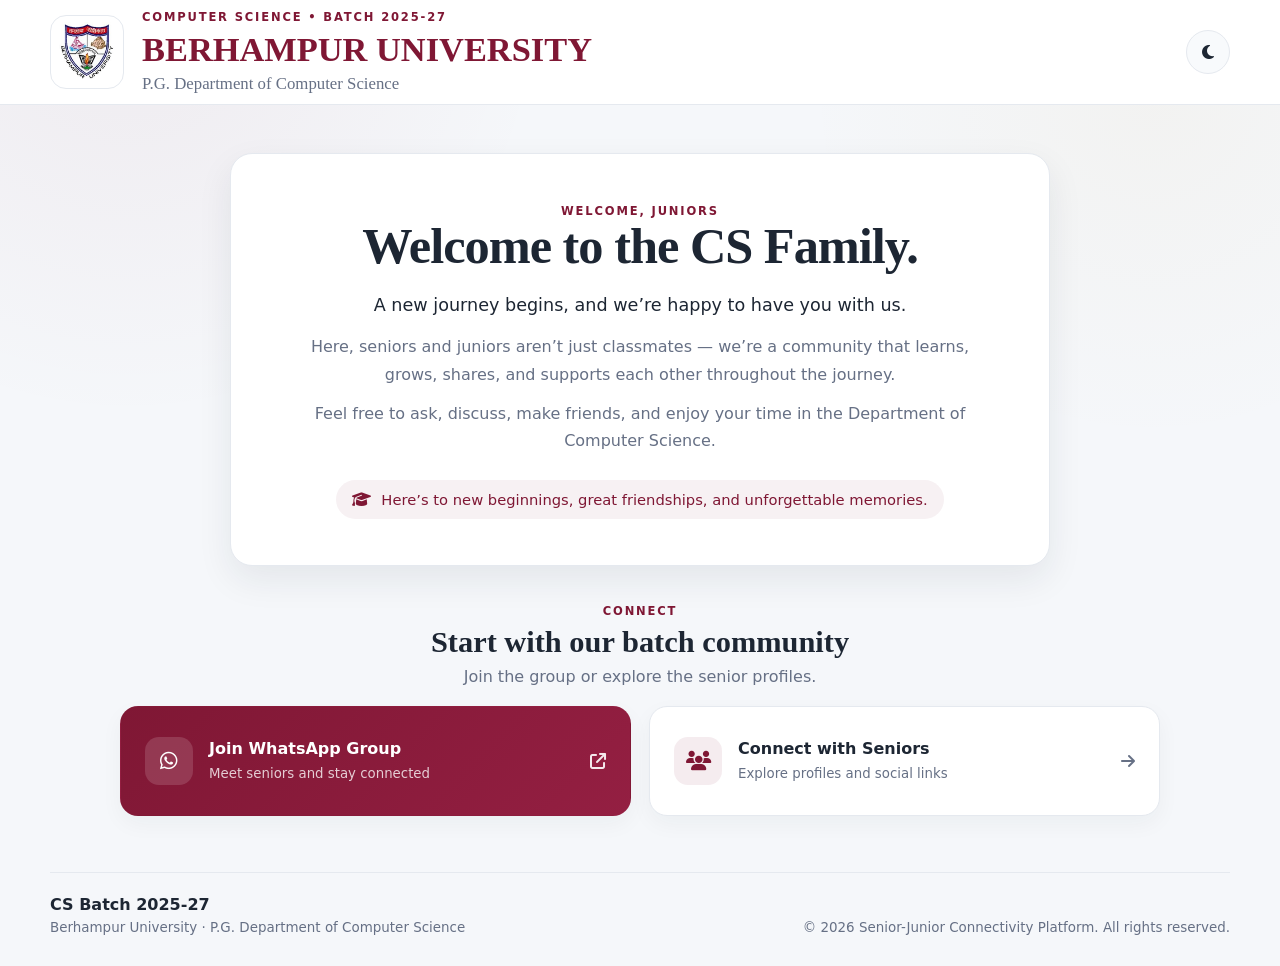
<file: index.html>
<!DOCTYPE html>
<html lang="en">
<head>
  <meta charset="UTF-8">
  <meta name="viewport" content="width=device-width, initial-scale=1.0">
  <meta name="description" content="Berhampur University Computer Science Batch 2025-27 senior-junior connectivity platform">
  <title>CS BATCH 2025-27</title>
  <link rel="stylesheet" href="style.css">
  <link rel="stylesheet" href="https://cdnjs.cloudflare.com/ajax/libs/font-awesome/6.5.0/css/all.min.css">
  <script src="scripts.js" defer></script>
</head>

<body>

  <header class="site-header">
    <div class="header-inner">
      <div class="brand">
        <img src="images/bu logo.jpeg" alt="Berhampur University Logo" class="university-logo">
        <div class="header-text">
          <p class="eyebrow">COMPUTER SCIENCE • BATCH 2025-27</p>
          <h1>BERHAMPUR UNIVERSITY</h1>
          <h2>P.G. Department of Computer Science</h2>
        </div>
      </div>  
      <div class="buttons">
    <button id="darkToggle" class="icon-btn" type="button" aria-label="Toggle dark mode">
      <i class="fas fa-moon" aria-hidden="true"></i>
    </button>
  </div>
  </header>

  <!-- Welcome Junior Message -->

  <main>
    <section class="hero-section" aria-labelledby="welcome-title">
      <div class="hero-copy">
        <span class="section-label">WELCOME, JUNIORS</span>

        <h3 id="welcome-title">Welcome to the CS Family.</h3>

        <p class="hero-lead">
          A new journey begins, and we’re happy to have you with us.
        </p>

        <p>
          Here, seniors and juniors aren’t just classmates — we’re a community
          that learns, grows, shares, and supports each other throughout the journey.
        </p>

        <p>
          Feel free to ask, discuss, make friends, and enjoy your time in the
          Department of Computer Science.
        </p>

        <div class="welcome-note">
          <i class="fa-solid fa-graduation-cap" aria-hidden="true"></i>
          <span>Here’s to new beginnings, great friendships, and unforgettable memories.</span>
        </div>
      </div>
    </section>

    <section class="action-section" aria-label="Quick actions">
      <div class="action-heading">
        <p class="section-label">CONNECT</p>
        <h3>Start with our batch community</h3>
        <p>Join the group or explore the senior profiles.</p>
      </div>

      <div class="action-grid">
        <a
          class="action-card primary"
          href="https://chat.whatsapp.com/CHR27G2iHUg1rWMPDiVvtr"
          target="_blank"
          rel="noopener noreferrer"
        >
          <span class="action-icon">
            <i class="fab fa-whatsapp" aria-hidden="true"></i>
          </span>
          <span class="action-content">
            <strong>Join WhatsApp Group</strong>
            <small>Meet seniors and stay connected</small>
          </span>
          <i class="fas fa-arrow-up-right-from-square action-arrow" aria-hidden="true"></i>
        </a>

        <a class="action-card" href="profiles/profiles.html">
          <span class="action-icon">
            <i class="fas fa-users" aria-hidden="true"></i>
          </span>
          <span class="action-content">
            <strong>Connect with Seniors</strong>
            <small>Explore profiles and social links</small>
          </span>
          <i class="fas fa-arrow-right action-arrow" aria-hidden="true"></i>
        </a>
      </div>
    </section>
  </main>

  <footer class="site-footer">
    <div>
      <strong>CS Batch 2025-27</strong>
      <span>Berhampur University · P.G. Department of Computer Science</span>
    </div>
    <p>&copy; 2026 Senior-Junior Connectivity Platform. All rights reserved.</p>
  </footer>
</body>

</html>
</file>
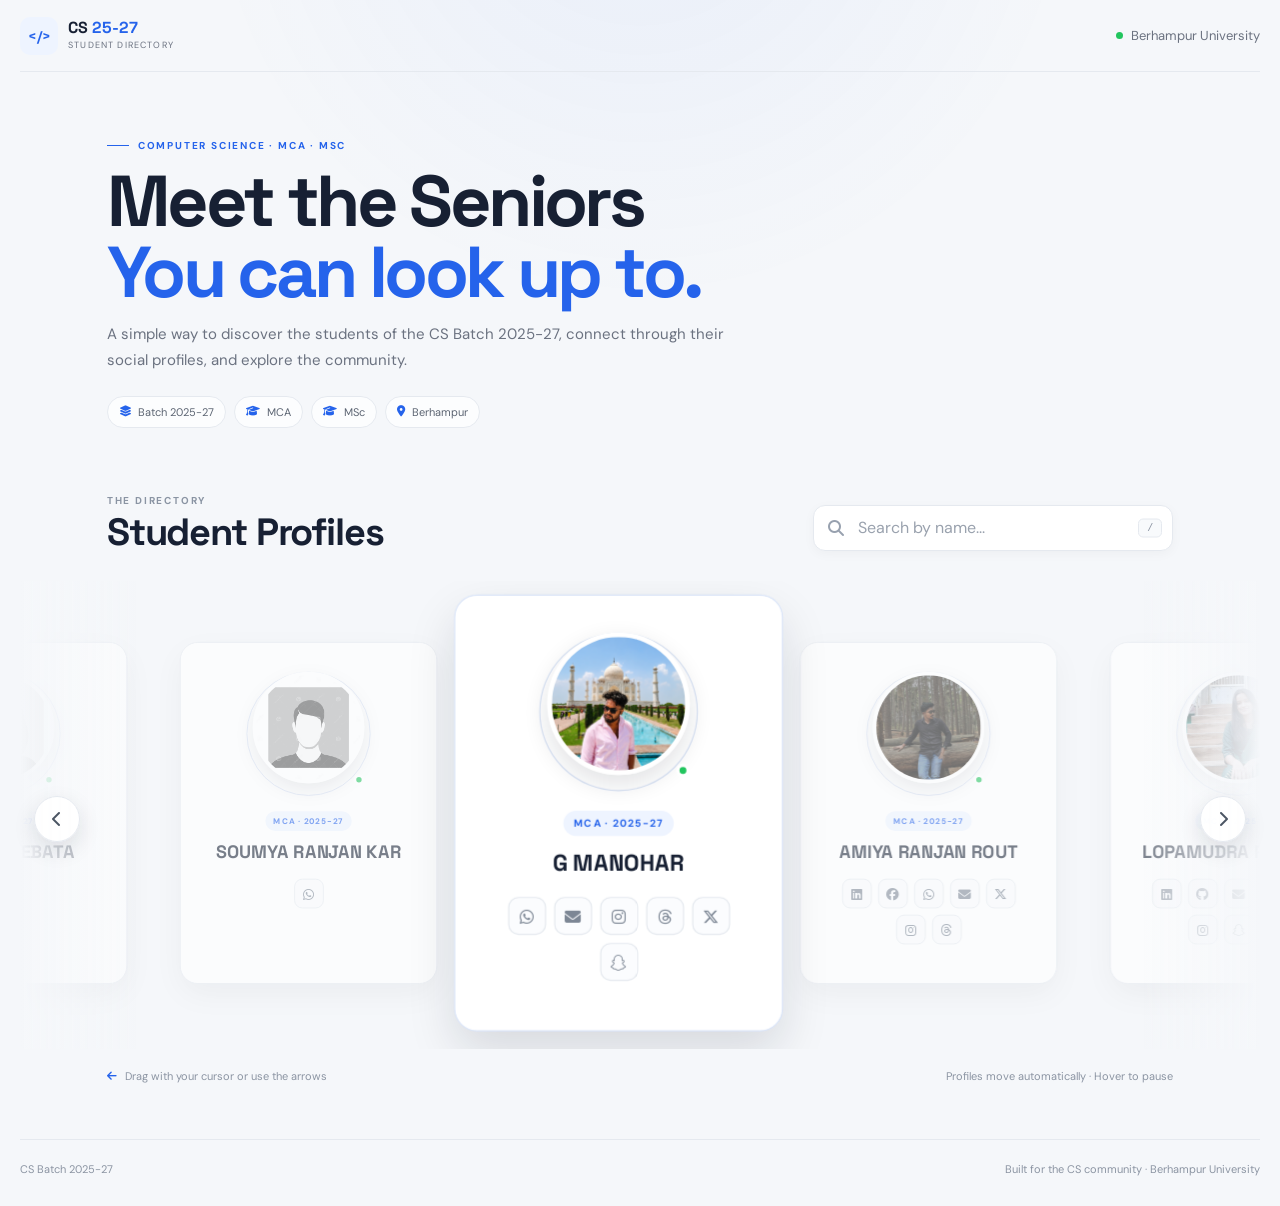
<file: profiles/profiles.html>
<!DOCTYPE html>
<html lang="en">
<head>
  <meta charset="UTF-8">
  <meta name="viewport" content="width=device-width, initial-scale=1.0">
  <meta name="theme-color" content="#08111f">
  <meta name="description" content="CS Batch 2025-27 student profile directory at Berhampur University.">
  <title>CS Batch 2025-27 | Student Profiles</title>

  <link rel="preconnect" href="https://fonts.googleapis.com">
  <link rel="preconnect" href="https://fonts.gstatic.com" crossorigin>
  <link href="https://fonts.googleapis.com/css2?family=DM+Sans:wght@400;500;600;700&family=Space+Grotesk:wght@500;600;700&display=swap" rel="stylesheet">

  <link rel="stylesheet" href="profiles.css">
  <link rel="stylesheet" href="https://cdnjs.cloudflare.com/ajax/libs/font-awesome/6.5.0/css/all.min.css">
  <!-- Google tag (gtag.js) -->
  <script async src="https://www.googletagmanager.com/gtag/js?id=G-TFJP4XK36C"></script>
  <script>
    window.dataLayer = window.dataLayer || [];
    function gtag(){dataLayer.push(arguments);}
    gtag('js', new Date());
  
    gtag('config', 'G-TFJP4XK36C');
  </script>
</head>

<body>
  <div class="page-shell">

    <nav class="topbar" aria-label="Main navigation">
      <a class="brand" href="#" aria-label="CS Batch Profiles home">
        <span class="brand-mark">&lt;/&gt;</span>
        <span class="brand-copy">
          <strong>CS<span> 25-27</span></strong>
          <small>Student Directory</small>
        </span>
      </a>

      <div class="topbar-meta">
        <span class="status-dot"></span>
        <span>Berhampur University</span>
      </div>
    </nav>

    <main>
      <section class="hero">
        <div class="hero-copy">
          <p class="eyebrow"><span></span> COMPUTER SCIENCE · MCA · MSc</p>
          <h1>Meet the Seniors<br><em>You can look up to.</em></h1>
          <p class="hero-description">
            A simple way to discover the students of the CS Batch 2025-27,
            connect through their social profiles, and explore the community.
          </p>

          <div class="hero-tags" aria-label="Batch information">
            <span><i class="fa-solid fa-layer-group"></i> Batch 2025-27</span>
            <span><i class="fa-solid fa-graduation-cap"></i> MCA</span>
            <span><i class="fa-solid fa-graduation-cap"></i> MSc</span>
            <span><i class="fa-solid fa-location-dot"></i> Berhampur</span>
          </div>
        </div>

        <div class="hero-orbit" aria-hidden="true">
          <div class="orbit orbit-one"></div>
          <div class="orbit orbit-two"></div>
          <div class="orbit-core">
            <span>&lt;/&gt;</span>
            <small>CS</small>
          </div>
          <span class="orbit-dot dot-one"></span>
          <span class="orbit-dot dot-two"></span>
          <span class="orbit-dot dot-three"></span>
        </div>
      </section>

      <section class="directory-section" id="profiles">
        <div class="section-heading">
          <div>
            <p class="section-kicker">THE DIRECTORY</p>
            <h2>Student Profiles</h2>
          </div>

          <div class="search-wrap">
            <i class="fa-solid fa-magnifying-glass" aria-hidden="true"></i>
            <input
              type="search"
              id="search"
              placeholder="Search by name..."
              autocomplete="off"
              oninput="searchProfiles()"
              aria-label="Search profiles by name"
            >
            <kbd>/</kbd>
          </div>
        </div>

        <div class="carousel-shell">
          <button class="carousel-btn prev" type="button" aria-label="Previous profile">
            <i class="fas fa-chevron-left" aria-hidden="true"></i>
          </button>

          <div class="carousel-container" id="profileCarousel">
            <div class="carousel-track" id="carouselTrack">

                <div class="profile-card"><!--slot 1 manohar-->
                    <div class="card-glow"></div>
                    <div class="profile-avatar-wrap">
                      <span class="avatar-ring"></span>
                      <img src="image/manohar.png" alt="G MANOHAR">
                      <span class="online-dot" aria-hidden="true"></span>
                    </div>
                    <div class="profile-role">MCA · 2025-27</div>
                    <h3>G MANOHAR</h3>
                    <p class="profile-intro"></p>

                    <div class="social-links">                      
                      <a href="https://wa.me/+919438770319" class="whatsapp" target="_blank" rel="noopener noreferrer" aria-label="WhatsApp G MANOHAR"><i class="fab fa-whatsapp"></i></a>
                      <a href="https://mail.google.com/mail/?view=cm&fs=1&to=gawalamanohar1@gmail.com" class="gmail" target="_blank" rel="noopener noreferrer" aria-label="Email G MANOHAR"><i class="fas fa-envelope"></i></a>
                      <a href="https://instagram.com/ig_manohar5" class="instagram" target="_blank" rel="noopener noreferrer" aria-label="G MANOHAR on Instagram"><i class="fab fa-instagram"></i></a>
                      <a href="https://threads.net/ig_manohar5" class="threads" target="_blank" rel="noopener noreferrer" aria-label="G MANOHAR on Threads"><i class="fab fa-threads"></i></a>
                      <a href="https://x.com/GManoha107" class="twitter" target="_blank" rel="noopener noreferrer" aria-label="G MANOHAR on X"><i class="fab fa-x-twitter"></i></a>
                      <a href="https://snapchat.com/add/vijay20041111" class="snapchat" target="_blank" rel="noopener noreferrer" aria-label="G MANOHAR on Snapchat"><i class="fab fa-snapchat-ghost"></i></a>
                    </div>
                </div>

                <div class="profile-card"><!--slot 2 amiya-->
                    <div class="card-glow"></div>
                    <div class="profile-avatar-wrap">
                      <span class="avatar-ring"></span>
                      <img src="image/amiya.jpeg" alt="AMIYA RANJAN ROUT">
                      <span class="online-dot" aria-hidden="true"></span>
                    </div>
                    <div class="profile-role">MCA · 2025-27</div>
                    <h3>AMIYA RANJAN ROUT</h3>
                    <p class="profile-intro"></p>

                    <div class="social-links">
                      <a href="https://linkedin.com/in/amiya-ranjan-rout-80b26a346" class="linkedin" target="_blank" rel="noopener noreferrer" aria-label="AMIYA RANJAN ROUT on LinkedIn"><i class="fab fa-linkedin"></i></a>
                      <a href="https://facebook.com/share/1LeCBYV442/" class="facebook" target="_blank" rel="noopener noreferrer" aria-label="AMIYA RANJAN ROUT on Facebook"><i class="fab fa-facebook"></i></a>                      
                      <a href="https://wa.me/+919777093506" class="whatsapp" target="_blank" rel="noopener noreferrer" aria-label="WhatsApp AMIYA RANJAN ROUT"><i class="fab fa-whatsapp"></i></a>
                      <a href="https://mail.google.com/mail/?view=cm&fs=1&to=amiyaranjanrout1234@gmail.com" class="gmail" target="_blank" rel="noopener noreferrer" aria-label="Email AMIYA RANJAN ROUT"><i class="fas fa-envelope"></i></a>
                      <a href="https://x.com/amiya_ranjan_1" class="twitter" target="_blank" rel="noopener noreferrer" aria-label="AMIYA RANJAN ROUT on X"><i class="fab fa-x-twitter"></i></a>
                      <a href="https://instagram.com/amiya_ranjan_rout_" class="instagram" target="_blank" rel="noopener noreferrer" aria-label="AMIYA RANJAN ROUT on Instagram"><i class="fab fa-instagram"></i></a>
                      <a href="https://threads.net/amiya_ranjan_rout_" class="threads" target="_blank" rel="noopener noreferrer" aria-label="AMIYA RANJAN ROUT on Threads"><i class="fab fa-threads"></i></a>
                      
                    </div>
                </div>                

                <div class="profile-card"><!--slot 3 lopamudra-->
                    <div class="card-glow"></div>
                    <div class="profile-avatar-wrap">
                      <span class="avatar-ring"></span>
                      <img src="image/lopa.jpeg" alt="LOPAMUDRA PRADHAN">
                      <span class="online-dot" aria-hidden="true"></span>
                    </div>
                    <div class="profile-role">MCA · 2025-27</div>
                    <h3>LOPAMUDRA PRADHAN</h3>
                    <p class="profile-intro"></p>

                    <div class="social-links">
                      <a href="https://linkedin.com/in/lopa9" class="linkedin" target="_blank" rel="noopener noreferrer" aria-label="LOPAMUDRA PRADHAN on LinkedIn"><i class="fab fa-linkedin"></i></a>
                      <a href="https://github.com/lopa9" class="github" target="_blank" rel="noopener noreferrer" aria-label="LOPAMUDRA PRADHAN on GitHub"><i class="fab fa-github"></i></a>
                      <a href="https://mail.google.com/mail/?view=cm&fs=1&to=lopamudra.lori@gmail.com" class="gmail" target="_blank" rel="noopener noreferrer" aria-label="Email LOPAMUDRA PRADHAN"><i class="fas fa-envelope"></i></a>
                      <a href="https://wa.me/+919938754099" class="whatsapp" target="_blank" rel="noopener noreferrer" aria-label="WhatsApp LOPAMUDRA PRADHAN"><i class="fab fa-whatsapp"></i></a>
                      <a href="https://mail.google.com/mail/?view=cm&fs=1&to=ps5654923@gmail.com" class="gmail" target="_blank" rel="noopener noreferrer" aria-label="Email LOPAMUDRA PRADHAN"><i class="fas fa-envelope"></i></a>
                      <a href="https://instagram.com/lopamudra188" class="instagram" target="_blank" rel="noopener noreferrer" aria-label="LOPAMUDRA PRADHAN on Instagram"><i class="fab fa-instagram"></i></a>
                      <a href="https://snapchat.com/add/lopamudra_2020" class="snapchat" target="_blank" rel="noopener noreferrer" aria-label="LOPAMUDRA PRADHAN on Snapchat"><i class="fab fa-snapchat-ghost"></i></a>
                      <a href="https://instagram.com/areylopa" class="instagram" target="_blank" rel="noopener noreferrer" aria-label="LOPAMUDRA PRADHAN on Instagram"><i class="fab fa-instagram"></i></a>
                      
                    </div>
                </div>  
                
                <div class="profile-card"><!--slot 4 lokesh-->
                    <div class="card-glow"></div>
                    <div class="profile-avatar-wrap">
                      <span class="avatar-ring"></span>
                      <img src="image/lokesh.jpg" alt="MAGUPILLI LOKESWARA RAO">
                      <span class="online-dot" aria-hidden="true"></span>
                    </div>
                    <div class="profile-role">MCA · 2025-27</div>
                    <h3>MAGUPILLI LOKESWARA RAO</h3>
                    <p class="profile-intro"></p>

                    <div class="social-links">                      
                      <a href="https://wa.me/+917437874727" class="whatsapp" target="_blank" rel="noopener noreferrer" aria-label="WhatsApp MAGUPILLI LOKESWARA RAO"><i class="fab fa-whatsapp"></i></a>
                      <a href="https://mail.google.com/mail/?view=cm&fs=1&to=lokeswararaom48@gmail.com" class="gmail" target="_blank" rel="noopener noreferrer" aria-label="Email MAGUPILLI LOKESWARA RAO"><i class="fas fa-envelope"></i></a>
                      <a href="https://snapchat.com/add/loki267235" class="snapchat" target="_blank" rel="noopener noreferrer" aria-label="MAGUPILLI LOKESWARA RAO on Snapchat"><i class="fab fa-snapchat-ghost"></i></a>
                      <a href="https://instagram.com/mr_loki._18" class="instagram" target="_blank" rel="noopener noreferrer" aria-label="MAGUPILLI LOKESWARA RAO on Instagram"><i class="fab fa-instagram"></i></a>
                      <a href="https://threads.net/mr_loki._18" class="threads" target="_blank" rel="noopener noreferrer" aria-label="MAGUPILLI LOKESWARA RAO on Threads"><i class="fab fa-threads"></i></a>
                    </div>
                </div>

                <div class="profile-card"><!--slot 5 liza-->
                    <div class="card-glow"></div>
                    <div class="profile-avatar-wrap">
                      <span class="avatar-ring"></span>
                      <img src="image/liza.jpeg" alt="LIZA SAHOO">
                      <span class="online-dot" aria-hidden="true"></span>
                    </div>
                    <div class="profile-role">MCA · 2025-27</div>
                    <h3>LIZA SAHOO</h3>
                    <p class="profile-intro"></p>

                    <div class="social-links">                      
                      <a href="https://wa.me/+917205692087" class="whatsapp" target="_blank" rel="noopener noreferrer" aria-label="WhatsApp LIZA SAHOO"><i class="fab fa-whatsapp"></i></a>
                      <a href="https://linkedin.com/in/liza-sahoo-0265302a4" class="linkedin" target="_blank" rel="noopener noreferrer" aria-label="PRITILAGNA NANDA on LinkedIn"><i class="fab fa-linkedin"></i></a>
                      <a href="https://mail.google.com/mail/?view=cm&fs=1&to=lizas4316@gmail.com" class="gmail" target="_blank" rel="noopener noreferrer" aria-label="Email LIZA SAHOO"><i class="fas fa-envelope"></i></a>
                      <a href="https://instagram.com/lizas.08" class="instagram" target="_blank" rel="noopener noreferrer" aria-label="LIZA SAHOO on Instagram"><i class="fab fa-instagram"></i></a>
                      <a href="https://threads.net/lizas.08" class="threads" target="_blank" rel="noopener noreferrer" aria-label="LIZA SAHOO on Threads"><i class="fab fa-threads"></i></a>
                    </div>
                </div>

                <div class="profile-card"><!--slot 6 krishna-->
                    <div class="card-glow"></div>
                    <div class="profile-avatar-wrap">
                      <span class="avatar-ring"></span>
                      <img src="image/krish.jpeg" alt="KRISHNA KANT MALLIK">
                      <span class="online-dot" aria-hidden="true"></span>
                    </div>
                    <div class="profile-role">MCA · 2025-27</div>
                    <h3>KRISHNA KANT MALLIK</h3>
                    <p class="profile-intro"></p>

                    <div class="social-links">
                      <a href="https://linkedin.com/in/krishnakant-mallik-28171b388" class="linkedin" target="_blank" rel="noopener noreferrer" aria-label="KRISHNA KANT MALLIK on LinkedIn"><i class="fab fa-linkedin"></i></a>
                      <a href="https://github.com/Krishnakantm835" class="github" target="_blank" rel="noopener noreferrer" aria-label="KRISHNA KANT MALLIK on GitHub"><i class="fab fa-github"></i></a>                      
                      <a href="https://wa.me/+919348174347" class="whatsapp" target="_blank" rel="noopener noreferrer" aria-label="WhatsApp KRISHNA KANT MALLIK"><i class="fab fa-whatsapp"></i></a>
                      <a href="https://mail.google.com/mail/?view=cm&fs=1&to=krishnakantm835@gmail.com" class="gmail" target="_blank" rel="noopener noreferrer" aria-label="Email KRISHNA KANT MALLIK"><i class="fas fa-envelope"></i></a>
                      <a href="https://instagram.com/_krishna.z_" class="instagram" target="_blank" rel="noopener noreferrer" aria-label="KRISHNA KANT MALLIK on Instagram"><i class="fab fa-instagram"></i></a>
                      <a href="https://threads.net/_krishna.z_" class="threads" target="_blank" rel="noopener noreferrer" aria-label="KRISHNA KANT MALLIK on Threads"><i class="fab fa-threads"></i></a>
                    </div>
                </div>

                <div class="profile-card"><!--slot 7 pritilagna-->
                    <div class="card-glow"></div>
                    <div class="profile-avatar-wrap">
                      <span class="avatar-ring"></span>
                      <img src="image/pritilagna.jpeg" alt="PRITILAGNA NANDA">
                      <span class="online-dot" aria-hidden="true"></span>
                    </div>
                    <div class="profile-role">MCA · 2025-27</div>
                    <h3>PRITILAGNA NANDA</h3>
                    <p class="profile-intro"></p>

                    <div class="social-links">                      
                      <a href="https://wa.me/+917609006624" class="whatsapp" target="_blank" rel="noopener noreferrer" aria-label="WhatsApp PRITILAGNA NANDA"><i class="fab fa-whatsapp"></i></a>
                      <a href="https://linkedin.com/in/pritilagna-nanda-993a28344" class="linkedin" target="_blank" rel="noopener noreferrer" aria-label="PRITILAGNA NANDA on LinkedIn"><i class="fab fa-linkedin"></i></a>
                      <a href="https://mail.google.com/mail/?view=cm&fs=1&to=nandapritilagna383@gmail.com" class="gmail" target="_blank" rel="noopener noreferrer" aria-label="Email PRITILAGNA NANDA"><i class="fas fa-envelope"></i></a>
                      <a href="https://instagram.com/priti._.08_" class="instagram" target="_blank" rel="noopener noreferrer" aria-label="PRITILAGNA NANDA on Instagram"><i class="fab fa-instagram"></i></a>
                      <a href="https://threads.net/priti._.08_" class="threads" target="_blank" rel="noopener noreferrer" aria-label="PRITILAGNA NANDA on Threads"><i class="fab fa-threads"></i></a>
                      <a href="https://snapchat.com/add/priti.lagna07" class="snapchat" target="_blank" rel="noopener noreferrer" aria-label="PRITILAGNA NANDA on Snapchat"><i class="fab fa-snapchat-ghost"></i></a>
                    </div>
                </div>

                <div class="profile-card"><!--slot 8 preeti-->
                    <div class="card-glow"></div>
                    <div class="profile-avatar-wrap">
                      <span class="avatar-ring"></span>
                      <img src="image/preeti.jpeg" alt="PREETI KUMARI SAHU">
                      <span class="online-dot" aria-hidden="true"></span>
                    </div>
                    <div class="profile-role">MCA · 2025-27</div>
                    <h3>PREETI KUMARI SAHU</h3>
                    <p class="profile-intro"></p>

                    <div class="social-links">
                      <a href="https://linkedin.com/in/preeti-sahu-9597b7417" class="linkedin" target="_blank" rel="noopener noreferrer" aria-label="PREETI KUMARI SAHU on LinkedIn"><i class="fab fa-linkedin"></i></a>                      
                      <a href="https://wa.me/+917205654923" class="whatsapp" target="_blank" rel="noopener noreferrer" aria-label="WhatsApp PREETI KUMARI SAHU"><i class="fab fa-whatsapp"></i></a>
                      <a href="https://mail.google.com/mail/?view=cm&fs=1&to=ps5654923@gmail.com" class="gmail" target="_blank" rel="noopener noreferrer" aria-label="Email PREETI KUMARI SAHU"><i class="fas fa-envelope"></i></a>
                      <a href="https://instagram.com/preetisahu6542" class="instagram" target="_blank" rel="noopener noreferrer" aria-label="PREETI KUMARI SAHU on Instagram"><i class="fab fa-instagram"></i></a>
                      <a href="https://threads.net/preetisahu6542" class="threads" target="_blank" rel="noopener noreferrer" aria-label="PREETI KUMARI SAHU on Threads"><i class="fab fa-threads"></i></a>
                      <a href="https://snapchat.com/add/preetisahu72056" class="snapchat" target="_blank" rel="noopener noreferrer" aria-label="PREETI KUMARI SAHU on Snapchat"><i class="fab fa-snapchat-ghost"></i></a>
                    </div>
                </div>

                <div class="profile-card"><!--slot 9 payal-->
                    <div class="card-glow"></div>
                    <div class="profile-avatar-wrap">
                      <span class="avatar-ring"></span>
                      <img src="image/payal.jpeg" alt="DALAI PAYAL SUDAM">
                      <span class="online-dot" aria-hidden="true"></span>
                    </div>
                    <div class="profile-role">MCA · 2025-27</div>
                    <h3>DALAI PAYAL SUDAM</h3>
                    <p class="profile-intro"></p>

                    <div class="social-links">
                      <a href="https://linkedin.com/in/payal-dalai-256b96347" class="linkedin" target="_blank" rel="noopener noreferrer" aria-label="DALAI PAYAL SUDAM on LinkedIn"><i class="fab fa-linkedin"></i></a>                      
                      <a href="https://wa.me/+919327048130" class="whatsapp" target="_blank" rel="noopener noreferrer" aria-label="WhatsApp DALAI PAYAL SUDAM"><i class="fab fa-whatsapp"></i></a>
                      <a href="https://mail.google.com/mail/?view=cm&fs=1&to=dalaipayalss@gmail.com" class="gmail" target="_blank" rel="noopener noreferrer" aria-label="Email DALAI PAYAL SUDAM"><i class="fas fa-envelope"></i></a>
                      <a href="https://instagram.com/silky_1016" class="instagram" target="_blank" rel="noopener noreferrer" aria-label="DALAI PAYAL SUDAM on Instagram"><i class="fab fa-instagram"></i></a>
                      <a href="https://threads.net/silky_1016" class="threads" target="_blank" rel="noopener noreferrer" aria-label="DALAI PAYAL SUDAM on Threads"><i class="fab fa-threads"></i></a>
                      <a href="https://snapchat.com/add/payalssdalai" class="snapchat" target="_blank" rel="noopener noreferrer" aria-label="DALAI PAYAL SUDAM on Snapchat"><i class="fab fa-snapchat-ghost"></i></a>
                      
                    </div>
                </div>

                <div class="profile-card"><!--slot 10 susmita-->
                    <div class="card-glow"></div>
                    <div class="profile-avatar-wrap">
                      <span class="avatar-ring"></span>
                      <img src="image/susmitap.jpeg" alt="SUSMITA PRIYADARSHINI JENA">
                      <span class="online-dot" aria-hidden="true"></span>
                    </div>
                    <div class="profile-role">MCA · 2025-27</div>
                    <h3>SUSMITA PRIYADARSHINI JENA</h3>
                    <p class="profile-intro"></p>

                    <div class="social-links">
                      <a href="https://linkedin.com/in/susmita-priyadarshini-jena-13303b375" class="linkedin" target="_blank" rel="noopener noreferrer" aria-label="SUSMITA PRIYADARSHINI JENA on LinkedIn"><i class="fab fa-linkedin"></i></a>
                      <a href="https://wa.me/+917846989163" class="whatsapp" target="_blank" rel="noopener noreferrer" aria-label="WhatsApp SUSMITA PRIYADARSHINI JENA"><i class="fab fa-whatsapp"></i></a>
                      <a href="https://mail.google.com/mail/?view=cm&fs=1&to=susmitapriyadarshinijena0@gmail.com" class="gmail" target="_blank" rel="noopener noreferrer" aria-label="Email SUSMITA PRIYADARSHINI JENA"><i class="fas fa-envelope"></i></a>
                      <a href="https://instagram.com/susmitacosmic_xiv" class="instagram" target="_blank" rel="noopener noreferrer" aria-label="SUSMITA PRIYADARSHINI JENA on Instagram"><i class="fab fa-instagram"></i></a>
                      <a href="https://threads.net/susmitacosmic_xiv" class="threads" target="_blank" rel="noopener noreferrer" aria-label="SUSMITA PRIYADARSHINI JENA on Threads"><i class="fab fa-threads"></i></a>
                      <a href="https://snapchat.com/add/susmita_pj1002" class="snapchat" target="_blank" rel="noopener noreferrer" aria-label="SUSMITA PRIYADARSHINI JENA on Snapchat"><i class="fab fa-snapchat-ghost"></i></a>
                    </div>
                </div>

                <div class="profile-card"><!--slot 11 divya-->
                    <div class="card-glow"></div>
                    <div class="profile-avatar-wrap">
                      <span class="avatar-ring"></span>
                      <img src="image/divya.jpeg" alt="DIBYAJYOTI GHADAI">
                      <span class="online-dot" aria-hidden="true"></span>
                    </div>
                    <div class="profile-role">MCA · 2025-27</div>
                    <h3>DIBYAJYOTI GHADAI</h3>
                    <p class="profile-intro"></p>

                    <div class="social-links">
                      <a href="https://linkedin.com/in/divyajyoti-ghadai-ab4362383" class="linkedin" target="_blank" rel="noopener noreferrer" aria-label="DIBYAJYOTI GHADAI on LinkedIn"><i class="fab fa-linkedin"></i></a>                      
                      <a href="https://wa.me/+919861502302" class="whatsapp" target="_blank" rel="noopener noreferrer" aria-label="WhatsApp DIBYAJYOTI GHADAI"><i class="fab fa-whatsapp"></i></a>
                      <a href="https://mail.google.com/mail/?view=cm&fs=1&to=divyajyotighadai@gmail.com" class="gmail" target="_blank" rel="noopener noreferrer" aria-label="Email DIBYAJYOTI GHADAI"><i class="fas fa-envelope"></i></a>
                      <a href="https://instagram.com/its_divyaa23" class="instagram" target="_blank" rel="noopener noreferrer" aria-label="DIBYAJYOTI GHADAI on Instagram"><i class="fab fa-instagram"></i></a>
                      <a href="https://threads.net/its_divyaa23" class="threads" target="_blank" rel="noopener noreferrer" aria-label="DIBYAJYOTI GHADAI on Threads"><i class="fab fa-threads"></i></a>
                      <a href="https://snapchat.com/add/divyajyoti_23" class="snapchat" target="_blank" rel="noopener noreferrer" aria-label="DIBYAJYOTI GHADAI on Snapchat"><i class="fab fa-snapchat-ghost"></i></a>
                    </div>
                </div>

                <div class="profile-card"><!--slot 12 ashis-->
                    <div class="card-glow"></div>
                    <div class="profile-avatar-wrap">
                      <span class="avatar-ring"></span>
                      <img src="image/asish.jpeg" alt="ASHIS PATTANAYAK">
                      <span class="online-dot" aria-hidden="true"></span>
                    </div>
                    <div class="profile-role">MCA · 2025-27</div>
                    <h3>ASHIS PATTANAYAK</h3>
                    <p class="profile-intro"></p>

                    <div class="social-links">
                      <a href="https://facebook.com/share/1Edwrxf3Eu/" class="facebook" target="_blank" rel="noopener noreferrer" aria-label="ASHIS PATTANAYAK on Facebook"><i class="fab fa-facebook"></i></a>                      
                      <a href="https://wa.me/+917848075820" class="whatsapp" target="_blank" rel="noopener noreferrer" aria-label="WhatsApp ASHIS PATTANAYAK"><i class="fab fa-whatsapp"></i></a>
                      <a href="https://mail.google.com/mail/?view=cm&fs=1&to=pattanayakashis777@gmail.com" class="gmail" target="_blank" rel="noopener noreferrer" aria-label="Email ASHIS PATTANAYAK"><i class="fas fa-envelope"></i></a>
                      <a href="https://instagram.com/ashis_pattanayak_143" class="instagram" target="_blank" rel="noopener noreferrer" aria-label="ASHIS PATTANAYAK on Instagram"><i class="fab fa-instagram"></i></a>
                      <a href="https://threads.net/ashis_pattanayak_143" class="threads" target="_blank" rel="noopener noreferrer" aria-label="ASHIS PATTANAYAK on Threads"><i class="fab fa-threads"></i></a>
                    </div>
                </div>                

                <div class="profile-card"><!--slot 13 dinesh -->
                    <div class="card-glow"></div>
                    <div class="profile-avatar-wrap">
                      <span class="avatar-ring"></span>
                      <img src="image/dinesh.jpeg" alt="DINESH KUMAR TULO">
                      <span class="online-dot" aria-hidden="true"></span>
                    </div>
                    <div class="profile-role">MSC · 2025-27</div>
                    <h3>DINESH KUMAR TULO</h3>
                    <p class="profile-intro"></p>

                    <div class="social-links">                      
                      <a href="https://wa.me/+918328074405" class="whatsapp" target="_blank" rel="noopener noreferrer" aria-label="WhatsApp DINESH KUMAR TULO"><i class="fab fa-whatsapp"></i></a>
                      <a href="https://mail.google.com/mail/?view=cm&fs=1&to=dineshtulo2003@gmail.com" class="gmail" target="_blank" rel="noopener noreferrer" aria-label="Email DINESH KUMAR TULO"><i class="fas fa-envelope"></i></a>
                      <a href="https://instagram.com/divyom123" class="instagram" target="_blank" rel="noopener noreferrer" aria-label="Follow DINESH KUMAR TULO on Instagram"><i class="fab fa-instagram"></i></a>
                      <a href="https://snapchat.com/add/dineshkumartulo" class="snapchat" target="_blank" rel="noopener noreferrer" aria-label="Follow DINESH KUMAR TULO on Snapchat"><i class="fab fa-snapchat-ghost"></i></a>
                    </div>
                </div>

                <div class="profile-card"><!--slot 14 raj kumar-->
                    <div class="card-glow"></div>
                    <div class="profile-avatar-wrap">
                      <span class="avatar-ring"></span>
                      <img src="image/raj.jpeg" alt="RAJ KUMAR PALO">
                      <span class="online-dot" aria-hidden="true"></span>
                    </div>
                    <div class="profile-role">MCA · 2025-27</div>
                    <h3>RAJ KUMAR PALO</h3>
                    <p class="profile-intro"></p>

                    <div class="social-links">
                      <a href="https://linkedin.com/in/raj-kumar-palo-160949383" class="linkedin" target="_blank" rel="noopener noreferrer" aria-label="RAJ KUMAR PALO on LinkedIn"><i class="fab fa-linkedin"></i></a>
                      <a href="https://github.com/rajkumarpalo2003-sys" class="github" target="_blank" rel="noopener noreferrer" aria-label="RAJ KUMAR PALO on GitHub"><i class="fab fa-github"></i></a>                      
                      <a href="https://wa.me/+917855994074" class="whatsapp" target="_blank" rel="noopener noreferrer" aria-label="WhatsApp RAJ KUMAR PALO"><i class="fab fa-whatsapp"></i></a>
                      <a href="https://mail.google.com/mail/?view=cm&fs=1&to=rajkumarpalo2003@gmail.com" class="gmail" target="_blank" rel="noopener noreferrer" aria-label="Email RAJ KUMAR PALO"><i class="fas fa-envelope"></i></a>
                      <a href="https://www.facebook.com/raj.palo.39/" class="facebook" target="_blank" rel="noopener noreferrer" aria-label="RAJ KUMAR PALO on Facebook"><i class="fab fa-facebook"></i></a>                      
                      <a href="https://instagram.com/raj_palo" class="instagram" target="_blank" rel="noopener noreferrer" aria-label="RAJ KUMAR PALO on Instagram"><i class="fab fa-instagram"></i></a>
                      <a href="https://snapchat.com/add/rajpalo17" class="snapchat" target="_blank" rel="noopener noreferrer" aria-label="RAJ KUMAR PALO on Snapchat"><i class="fab fa-snapchat-ghost"></i></a>
                    </div>
                </div>

                <div class="profile-card"><!--slot 15 satya -->
                    <div class="card-glow"></div>
                    <div class="profile-avatar-wrap">
                      <span class="avatar-ring"></span>
                      <img src="image/satya.jpeg" alt="SATYAJIT SINGH">
                      <span class="online-dot" aria-hidden="true"></span>
                    </div>
                    <div class="profile-role">MCA · 2025-27</div>
                    <h3>SATYAJIT SINGH</h3>
                    <p class="profile-intro"></p>

                    <div class="social-links">
                      <a href="https://www.facebook.com/share/1MKZP2iz9D/" class="facebook" target="_blank" rel="noopener noreferrer" aria-label="SATYAJIT SINGH on Facebook"><i class="fab fa-facebook"></i></a>                                            
                      <a href="https://wa.me/+918260581003" class="whatsapp" target="_blank" rel="noopener noreferrer" aria-label="WhatsApp SATYAJIT SINGH"><i class="fab fa-whatsapp"></i></a>
                      <a href="https://mail.google.com/mail/?view=cm&fs=1&to=satyajitsingh887@gmail.com" class="gmail" target="_blank" rel="noopener noreferrer" aria-label="Email SATYAJIT SINGH"><i class="fas fa-envelope"></i></a>
                      <a href="https://instagram.com/4_un.known_" class="instagram" target="_blank" rel="noopener noreferrer" aria-label="SATYAJIT SINGH on Instagram"><i class="fab fa-instagram"></i></a>
                    </div>
                </div>

                <div class="profile-card"><!--slot 16 gouri -->
                    <div class="card-glow"></div>
                    <div class="profile-avatar-wrap">
                      <span class="avatar-ring"></span>
                      <img src="image/gouri.jpeg" alt="GOURI SANKAR SAHOO">
                      <span class="online-dot" aria-hidden="true"></span>
                    </div>
                    <div class="profile-role">MCA · 2025-27</div>
                    <h3>GOURI SANKAR SAHOO</h3>
                    <p class="profile-intro"></p>

                    <div class="social-links"> 
                      <a href="https://www.facebook.com/share/1Bh9SZvJsL/" class="facebook" target="_blank" rel="noopener noreferrer" aria-label="GOURI SANKAR SAHOO on Facebook"><i class="fab fa-facebook"></i></a>                                           
                      <a href="https://wa.me/+918599828542" class="whatsapp" target="_blank" rel="noopener noreferrer" aria-label="WhatsApp GOURI SANKAR SAHOO"><i class="fab fa-whatsapp"></i></a>
                      <a href="https://mail.google.com/mail/?view=cm&fs=1&to=sahoogourisankar10@gmail.com" class="gmail" target="_blank" rel="noopener noreferrer" aria-label="Email GOURI SANKAR SAHOO"><i class="fas fa-envelope"></i></a>
                      <a href="https://instagram.com/gourisankar.sahoo.965" class="instagram" target="_blank" rel="noopener noreferrer" aria-label="GOURI SANKAR SAHOO on Instagram"><i class="fab fa-instagram"></i></a>
                    </div>
                </div>

                <div class="profile-card"><!--slot 17  hemalata -->
                    <div class="card-glow"></div>
                    <div class="profile-avatar-wrap">
                      <span class="avatar-ring"></span>
                      <img src="image/hema.jpeg" alt="A HEMALATA">
                      <span class="online-dot" aria-hidden="true"></span>
                    </div>
                    <div class="profile-role">MCA · 2025-27</div>
                    <h3>A HEMALATA</h3>
                    <p class="profile-intro"></p>

                    <div class="social-links">                      
                      <a href="https://wa.me/+916372346295" class="whatsapp" target="_blank" rel="noopener noreferrer" aria-label="WhatsApp A HEMALATA"><i class="fab fa-whatsapp"></i></a>
                      <a href="https://mail.google.com/mail/?view=cm&fs=1&to=ahemalata6@gmail.com" class="gmail" target="_blank" rel="noopener noreferrer" aria-label="Email A HEMALATA"><i class="fas fa-envelope"></i></a>
                    </div>
                </div>

                <div class="profile-card"><!--slot 18 sibani -->
                    <div class="card-glow"></div>
                    <div class="profile-avatar-wrap">
                      <span class="avatar-ring"></span>
                      <img src="image/sibani.jpeg" alt="SIBANI SAHU">
                      <span class="online-dot" aria-hidden="true"></span>
                    </div>
                    <div class="profile-role">MCA · 2025-27</div>
                    <h3>SIBANI SAHU</h3>
                    <p class="profile-intro"></p>

                    <div class="social-links">                      
                      <a href="https://wa.me/+917815008741" class="whatsapp" target="_blank" rel="noopener noreferrer" aria-label="WhatsApp SIBANI SAHU"><i class="fab fa-whatsapp"></i></a>
                      <a href="https://mail.google.com/mail/?view=cm&fs=1&to=sibani947@gmail.com" class="gmail" target="_blank" rel="noopener noreferrer" aria-label="Email SIBANI SAHU"><i class="fas fa-envelope"></i></a>
                    </div>
                </div>

                <div class="profile-card"><!--slot 19 priya -->
                    <div class="card-glow"></div>
                    <div class="profile-avatar-wrap">
                      <span class="avatar-ring"></span>
                      <img src="image/priya.jpeg" alt="PRIYA NAIK">
                      <span class="online-dot" aria-hidden="true"></span>
                    </div>
                    <div class="profile-role">MCA · 2025-27</div>
                    <h3>PRIYA NAIK</h3>
                    <p class="profile-intro"></p>

                    <div class="social-links">
                      <a href="https://linkedin.com/in/priya-naik-9546a2376" class="linkedin" target="_blank" rel="noopener noreferrer" aria-label="PRIYA NAIK on LinkedIn"><i class="fab fa-linkedin"></i></a>                      
                      <a href="https://wa.me/+916370487159" class="whatsapp" target="_blank" rel="noopener noreferrer" aria-label="WhatsApp PRIYA NAIK"><i class="fab fa-whatsapp"></i></a>
                      <a href="https://mail.google.com/mail/?view=cm&fs=1&to=naikpriya745@gmail.com" class="gmail" target="_blank" rel="noopener noreferrer" aria-label="Email PRIYA NAIK"><i class="fas fa-envelope"></i></a>

                    </div>
                </div>

                <div class="profile-card"><!--slot 20 tamanna-->
                    <div class="card-glow"></div>
                    <div class="profile-avatar-wrap">
                      <span class="avatar-ring"></span>
                      <img src="image/tamanna.jpeg" alt="TAMANNA PAL">
                      <span class="online-dot" aria-hidden="true"></span>
                    </div>
                    <div class="profile-role">MCA · 2025-27</div>
                    <h3>TAMANNA PAL</h3>
                    <p class="profile-intro"></p>

                    <div class="social-links">
                      <a href="https://linkedin.com/in/tamanna-pal" class="linkedin" target="_blank" rel="noopener noreferrer" aria-label="TAMANNA PAL on LinkedIn"><i class="fab fa-linkedin"></i></a>
                      <a href="https://github.com/paltamanna2022" class="github" target="_blank" rel="noopener noreferrer" aria-label="TAMANNA PAL on GitHub"><i class="fab fa-github"></i></a>
                      <a href="https://mail.google.com/mail/?view=cm&fs=1&to=paltamanna2022@gmail.com" class="gmail" target="_blank" rel="noopener noreferrer" aria-label="Email TAMANNA PAL"><i class="fas fa-envelope"></i></a>
                      <a href="https://instagram.com/im_p.tamanna" class="instagram" target="_blank" rel="noopener noreferrer" aria-label="TAMANNA PAL on Instagram"><i class="fab fa-instagram"></i></a>
                      <a href="https://threads.net/im_p.tamanna" class="threads" target="_blank" rel="noopener noreferrer" aria-label="TAMANNA PAL on Threads"><i class="fab fa-threads"></i></a>
                      <a href="https://wa.me/+917683859692" class="whatsapp" target="_blank" rel="noopener noreferrer" aria-label="WhatsApp TAMANNA PAL"><i class="fab fa-whatsapp"></i></a>
                    </div>
                </div>

                <div class="profile-card"> <!--slot 21 builder -->
                    <div class="card-glow"></div>
                    <div class="profile-avatar-wrap">
                      <span class="avatar-ring"></span>
                      <img src="image/sisee.jpg" alt="S SISEENDRI">
                      <span class="online-dot" aria-hidden="true"></span>
                    </div>
                    <div class="profile-role">MCA · 2025-27</div>
                    <h3>S SISEENDRI</h3>
                    <p class="profile-intro"></p>

                    <div class="social-links">
                        <a href="https://linkedin.com/in/ssiseendri777" class="linkedin" target="_blank" rel="noopener noreferrer" aria-label="S SISEENDRI on LinkedIn"><i class="fab fa-linkedin"></i></a>
                        <a href="https://github.com/ssiseendri777" class="github" target="_blank" rel="noopener noreferrer" aria-label="S SISEENDRI on GitHub"><i class="fab fa-github"></i></a>
                        <a href="https://leetcode.com/ssiseendri777" class="leetcode" target="_blank" rel="noopener noreferrer" aria-label="S SISEENDRI on LeetCode"><i class="fas fa-code"></i></a>
                        <a href="https://mail.google.com/mail/?view=cm&fs=1&to=ssiseendri777@gmail.com" class="gmail" target="_blank" rel="noopener noreferrer" aria-label="Email S SISEENDRI"><i class="fas fa-envelope"></i></a>                        
                        <a href="https://wa.me/+918339050175" class="whatsapp" target="_blank" rel="noopener noreferrer" aria-label="WhatsApp S SISEENDRI"><i class="fab fa-whatsapp"></i></a>                        
                        <a href="https://instagram.com/james_sjr_ss" class="instagram" target="_blank" rel="noopener noreferrer" aria-label="S SISEENDRI on Instagram"><i class="fab fa-instagram"></i></a>
                        <a href="https://threads.net/james_sjr_ss" class="threads" target="_blank" rel="noopener noreferrer" aria-label="S SISEENDRI on Threads"><i class="fab fa-threads"></i></a>
                    </div>
                </div>

                <div class="profile-card"><!--slot 22 sibun-->
                    <div class="card-glow"></div>
                    <div class="profile-avatar-wrap">
                      <span class="avatar-ring"></span>
                      <img src="image/sibun.jpeg" alt="BISMAYA BASTAV BEHERA">
                      <span class="online-dot" aria-hidden="true"></span>
                    </div>
                    <div class="profile-role">MCA · 2025-27</div>
                    <h3>BISMAYA BASTAV BEHERA</h3>
                    <p class="profile-intro"></p>

                    <div class="social-links">                      
                      <a href="https://wa.me/+918260511725" class="whatsapp" target="_blank" rel="noopener noreferrer" aria-label="WhatsApp BISMAYA BASTAV BEHERA"><i class="fab fa-whatsapp"></i></a>
                      <a href="https://mail.google.com/mail/?view=cm&fs=1&to=beherabismaya8260@gmail.com" class="gmail" target="_blank" rel="noopener noreferrer" aria-label="Email BISMAYA BASTAV BEHERA"><i class="fas fa-envelope"></i></a>
                    </div>
                  </div>

                <div class="profile-card"><!--slot 23 sambit -->
                    <div class="card-glow"></div>
                    <div class="profile-avatar-wrap">
                      <span class="avatar-ring"></span>
                      <img src="image/sambit.jpg" alt="SAMBIT KUMAR SAHOO">
                      <span class="online-dot" aria-hidden="true"></span>
                    </div>
                    <div class="profile-role">MCA · 2025-27</div>
                    <h3>SAMBIT KUMAR SAHOO</h3>
                    <p class="profile-intro"></p>

                    <div class="social-links">                      
                      <a href="https://wa.me/+918260665918" class="whatsapp" target="_blank" rel="noopener noreferrer" aria-label="WhatsApp SAMBIT KUMAR SAHOO"><i class="fab fa-whatsapp"></i></a>
                      <a href="https://mail.google.com/mail/?view=cm&fs=1&to=sambitkusahoo986@gmail.com" class="gmail" target="_blank" rel="noopener noreferrer" aria-label="Email SAMBIT KUMAR SAHOO"><i class="fas fa-envelope"></i></a>
                      <a href="https://instagram.com/sambit_official_007" class="instagram" target="_blank" rel="noopener noreferrer" aria-label="SAMBIT KUMAR SAHOO on Instagram"><i class="fab fa-instagram"></i></a>
                        <a href="https://threads.net/sambit_official_007" class="threads" target="_blank" rel="noopener noreferrer" aria-label="SAMBIT KUMAR SAHOO on Threads"><i class="fab fa-threads"></i></a>
                    </div>
                </div>

                <div class="profile-card"><!--slot 24 sucharita -->
                    <div class="card-glow"></div>
                    <div class="profile-avatar-wrap">
                      <span class="avatar-ring"></span>
                      <img src="image/sucharita.jpeg" alt="SUCHARITA MAHANKUDA">
                      <span class="online-dot" aria-hidden="true"></span>
                    </div>
                    <div class="profile-role">MCA · 2025-27</div>
                    <h3>SUCHARITA MAHANKUDA</h3>
                    <p class="profile-intro"></p>

                    <div class="social-links">                      
                      <a href="https://wa.me/+918984311609" class="whatsapp" target="_blank" rel="noopener noreferrer" aria-label="WhatsApp SUCHARITA MAHANKUDA"><i class="fab fa-whatsapp"></i></a>
                      <a href="https://mail.google.com/mail/?view=cm&fs=1&to=mahankudasucharita@gmail.com" class="gmail" target="_blank" rel="noopener noreferrer" aria-label="Email SUCHARITA MAHANKUDA"><i class="fas fa-envelope"></i></a>
                      <a href="https://linkedin.com/in/sucharita-mahankuda-561180268" class="linkedin" target="_blank" rel="noopener noreferrer" aria-label="SUCHARITA MAHANKUDA on LinkedIn"><i class="fab fa-linkedin"></i></a>
                    </div>
                </div>

                <div class="profile-card"><!--slot 25 sumeet -->
                    <div class="card-glow"></div>
                    <div class="profile-avatar-wrap">
                      <span class="avatar-ring"></span>
                      <img src="image/sumeet.jpeg"alt="SUMEET PRAGNYAN PRADHAN">
                      <span class="online-dot" aria-hidden="true"></span>
                    </div>
                    <div class="profile-role">MCA · 2025-27</div>
                    <h3>SUMEET PRAGNYAN PRADHAN</h3>
                    <p class="profile-intro"></p>

                    <div class="social-links">                      
                      <a href="https://wa.me/+919439435229" class="whatsapp" target="_blank" rel="noopener noreferrer" aria-label="WhatsApp SUMEET PRAGNYAN PRADHAN"><i class="fab fa-whatsapp"></i></a>
                      <a href="https://mail.google.com/mail/?view=cm&fs=1&to=sumeetpragnyanp@outlook.com" class="gmail" target="_blank" rel="noopener noreferrer" aria-label="Email SUMEET PRAGNYAN PRADHAN"><i class="fas fa-envelope"></i></a>
                      <a href="https://instagram.com/cigsaftersumeet" class="instagram" target="_blank" rel="noopener noreferrer" aria-label="SUMEET PRAGNYAN PRADHAN on Instagram"><i class="fab fa-instagram"></i></a>
                      <a href="https://threads.net/cigsaftersumeet" class="threads" target="_blank" rel="noopener noreferrer" aria-label="SUMEET PRAGNYAN PRADHAN on Threads"><i class="fab fa-threads"></i></a>
                    </div>
                </div>                
             
                <div class="profile-card"><!--slot 26 prabhu-->
                    <div class="card-glow"></div>
                    <div class="profile-avatar-wrap">
                      <span class="avatar-ring"></span>
                      <img src="image/prabhu.jpeg" alt="PRABHUDATTA JENA">
                      <span class="online-dot" aria-hidden="true"></span>
                    </div>
                    <div class="profile-role">MCA · 2025-27</div>
                    <h3>PRABHUDATTA JENA</h3>
                    <p class="profile-intro"></p>

                    <div class="social-links">                      
                      <a href="https://wa.me/+918018637954" class="whatsapp" target="_blank" rel="noopener noreferrer" aria-label="WhatsApp PRABHUDATTA JENA"><i class="fab fa-whatsapp"></i></a>
                      <a href="https://mail.google.com/mail/?view=cm&fs=1&to=jenagudu091@gmail.com" class="gmail" target="_blank" rel="noopener noreferrer" aria-label="Email LOPAMUDRA PRADHAN"><i class="fas fa-envelope"></i></a>
                    </div>
                </div>

                <div class="profile-card"><!--slot 27 trupti-->
                    <div class="card-glow"></div>
                    <div class="profile-avatar-wrap">
                      <span class="avatar-ring"></span>
                      <img src="image/trupti.jpeg" alt="TRUPTILATA PADHI">
                      <span class="online-dot" aria-hidden="true"></span>
                    </div>
                    <div class="profile-role">MCA · 2025-27</div>
                    <h3>TRUPTILATA PADHI</h3>
                    <p class="profile-intro"></p>

                    <div class="social-links">                      
                      <a href="https://wa.me/+918984107709" class="whatsapp" target="_blank" rel="noopener noreferrer" aria-label="WhatsApp TRUPTILATA PADHI"><i class="fab fa-whatsapp"></i></a>
                      <a href="https://mail.google.com/mail/?view=cm&fs=1&to=truptilatapadhi815@gmail.com" class="gmail" target="_blank" rel="noopener noreferrer" aria-label="Email TRUPTILATA PADHI"><i class="fas fa-envelope"></i></a>
                    </div>
                </div>

                <div class="profile-card"><!--slot 28 anu-->
                    <div class="card-glow"></div>
                    <div class="profile-avatar-wrap">
                      <span class="avatar-ring"></span>
                      <img src="image/anu.jpeg" alt="ANNAPURNA PADHY">
                      <span class="online-dot" aria-hidden="true"></span>
                    </div>
                    <div class="profile-role">MSC · 2025-27</div>
                    <h3>ANNAPURNA PADHY</h3>
                    <p class="profile-intro"></p>

                    <div class="social-links">                      
                      <a href="https://wa.me/+917978930130" class="whatsapp" target="_blank" rel="noopener noreferrer" aria-label="WhatsApp ANNA PURNA PADHY"><i class="fab fa-whatsapp"></i></a>
                      <a href="https://mail.google.com/mail/?view=cm&fs=1&to=annapurnapadhy25@gmail.com" class="gmail" target="_blank" rel="noopener noreferrer" aria-label="Email ANNA PURNA PADHY"><i class="fas fa-envelope"></i></a>
                    </div>
                </div>

                <div class="profile-card"><!--slot 29 aran -->
                    <div class="card-glow"></div>
                    <div class="profile-avatar-wrap">
                      <span class="avatar-ring"></span>
                      <img src="image/aran.jpeg" alt="SUBHALAXMI ARAN">
                      <span class="online-dot" aria-hidden="true"></span>
                    </div>
                    <div class="profile-role">MCA · 2025-27</div>
                    <h3>SUBHALAXMI ARAN</h3>
                    <p class="profile-intro"></p>

                    <div class="social-links">                      
                      <a href="https://wa.me/+918260256307" class="whatsapp" target="_blank" rel="noopener noreferrer" aria-label="WhatsApp SUBHALAXMI ARAN"><i class="fab fa-whatsapp"></i></a>
                      <a href="https://mail.google.com/mail/?view=cm&fs=1&to=aransubhalaxmi@gmail.com" class="gmail" target="_blank" rel="noopener noreferrer" aria-label="Email SUBHALAXMI ARAN"><i class="fas fa-envelope"></i></a>
                      <a href="https://instagram.com/a4asl__zz01" class="instagram" target="_blank" rel="noopener noreferrer" aria-label="SUBHALAXMI ARAN on Instagram"><i class="fab fa-instagram"></i></a>
                    </div>
                </div>

                <div class="profile-card"><!--slot 30 dambarudhar-->
                    <div class="card-glow"></div>
                    <div class="profile-avatar-wrap">
                      <span class="avatar-ring"></span>
                      <img src="image/male.jpg" alt="DAMBARUDHAR MAJHI">
                      <span class="online-dot" aria-hidden="true"></span>
                    </div>
                    <div class="profile-role">MCA · 2025-27</div>
                    <h3>DAMBARUDHAR MAJHI</h3>
                    <p class="profile-intro"></p>

                    <div class="social-links">                      
                      <a href="https://wa.me/+916370252471" class="whatsapp" target="_blank" rel="noopener noreferrer" aria-label="WhatsApp DAMBARUDHAR MAJHI"><i class="fab fa-whatsapp"></i></a>
                      <a href="https://mail.google.com/mail/?view=cm&fs=1&to=dambarudharm877@gmail.com" class="gmail" target="_blank" rel="noopener noreferrer" aria-label="Email S SISEENDRI"><i class="fas fa-envelope"></i></a>                      
                    </div>
                </div>




                <div class="profile-card"><!--slot 31-->
                    <div class="card-glow"></div>
                    <div class="profile-avatar-wrap">
                      <span class="avatar-ring"></span>
                      <img src="image/male.jpg" alt="ARJYABRATA NANDA">
                      <span class="online-dot" aria-hidden="true"></span>
                    </div>
                    <div class="profile-role">MCA · 2025-27</div>
                    <h3>ARJYABRATA NANDA</h3>
                    <p class="profile-intro"></p>

                    <div class="social-links">                      
                      <a href="https://wa.me/+917848092787" class="whatsapp" target="_blank" rel="noopener noreferrer" aria-label="WhatsApp ARJYABRATA NANDA"><i class="fab fa-whatsapp"></i></a>
                    </div>
                </div>                
                
                <div class="profile-card"><!--slot 32-->
                    <div class="card-glow"></div>
                    <div class="profile-avatar-wrap">
                      <span class="avatar-ring"></span>
                      <img src="image/male.jpg" alt="CHITTARANJAN SABAR">
                      <span class="online-dot" aria-hidden="true"></span>
                    </div>
                    <div class="profile-role">MCA · 2025-27</div>
                    <h3>CHITTARANJAN SABAR</h3>
                    <p class="profile-intro"></p>

                    <div class="social-links">                      
                      <a href="https://wa.me/+919861395693" class="whatsapp" target="_blank" rel="noopener noreferrer" aria-label="WhatsApp CHITTARANJAN SABAR"><i class="fab fa-whatsapp"></i></a>
                    </div>
                </div>   

                <div class="profile-card"><!--slot 33-->
                    <div class="card-glow"></div>
                    <div class="profile-avatar-wrap">
                      <span class="avatar-ring"></span>
                      <img src="image/female.jpg" alt="MANISHA PADHIALI">
                      <span class="online-dot" aria-hidden="true"></span>
                    </div>
                    <div class="profile-role">MSC · 2025-27</div>
                    <h3>MANISHA PADHIALI</h3>
                    <p class="profile-intro"></p>

                    <div class="social-links">                      
                      <a href="https://wa.me/+918926205734" class="whatsapp" target="_blank" rel="noopener noreferrer" aria-label="WhatsApp MANISHA PADHIALI"><i class="fab fa-whatsapp"></i></a>
                    </div>
                </div>



                <div class="profile-card"><!--slot 34-->
                    <div class="card-glow"></div>
                    <div class="profile-avatar-wrap">
                      <span class="avatar-ring"></span>
                      <img src="image/srinu.jpeg" alt="SRINU BIBHAR">
                      <span class="online-dot" aria-hidden="true"></span>
                    </div>
                    <div class="profile-role">MCA · 2025-27</div>
                    <h3>SRINU BIBHAR</h3>
                    <p class="profile-intro"></p>

                    <div class="social-links">                      
                      <a href="https://wa.me/+916372738815" class="whatsapp" target="_blank" rel="noopener noreferrer" aria-label="WhatsApp SRINU BIBHAR"><i class="fab fa-whatsapp"></i></a>
                    </div>
                </div>

                <div class="profile-card"><!--slot 35-->
                    <div class="card-glow"></div>
                    <div class="profile-avatar-wrap">
                      <span class="avatar-ring"></span>
                      <img src="image/female.jpg" alt="BASANTI HARIJAN">
                      <span class="online-dot" aria-hidden="true"></span>
                    </div>
                    <div class="profile-role">MCA · 2025-27</div>
                    <h3>BASANTI HARIJAN</h3>
                    <p class="profile-intro"></p>

                    <div class="social-links">                      
                      <a href="https://wa.me/+917608829580" class="whatsapp" target="_blank" rel="noopener noreferrer" aria-label="WhatsApp BASANTI HARIJAN"><i class="fab fa-whatsapp"></i></a>
                    </div>
                </div>

                <div class="profile-card"><!--slot 36-->
                    <div class="card-glow"></div>
                    <div class="profile-avatar-wrap">
                      <span class="avatar-ring"></span>
                      <img src="image/female.jpg" alt="TULASI DAKUA">
                      <span class="online-dot" aria-hidden="true"></span>
                    </div>
                    <div class="profile-role">MSC · 2025-27</div>
                    <h3>TULASI DAKUA</h3>
                    <p class="profile-intro"></p>

                    <div class="social-links">                      
                      <a href="https://wa.me/+917789021527" class="whatsapp" target="_blank" rel="noopener noreferrer" aria-label="WhatsApp TULASI DAKUA"><i class="fab fa-whatsapp"></i></a>
                    </div>
                </div>

                <div class="profile-card"><!--slot 37-->
                    <div class="card-glow"></div>
                    <div class="profile-avatar-wrap">
                      <span class="avatar-ring"></span>
                      <img src="image/male.jpg" alt="PRABIN KUMAR MEHAR">
                      <span class="online-dot" aria-hidden="true"></span>
                    </div>
                    <div class="profile-role">MCA · 2025-27</div>
                    <h3>PRABIN KUMAR MEHAR</h3>
                    <p class="profile-intro"></p>

                    <div class="social-links">                      
                      <a href="https://wa.me/+919692064190" class="whatsapp" target="_blank" rel="noopener noreferrer" aria-label="WhatsApp PRABIN KUMAR MEHAR"><i class="fab fa-whatsapp"></i></a>
                    </div>
                </div>

                <div class="profile-card"><!--slot 38-->
                    <div class="card-glow"></div>
                    <div class="profile-avatar-wrap">
                      <span class="avatar-ring"></span>
                      <img src="image/female.jpg" alt="B GAYATRI BHAKTA">
                      <span class="online-dot" aria-hidden="true"></span>
                    </div>
                    <div class="profile-role">MCA · 2025-27</div>
                    <h3>B GAYATRI BHAKTA</h3>
                    <p class="profile-intro"></p>

                    <div class="social-links">                      
                      <a href="https://wa.me/+917847820989" class="whatsapp" target="_blank" rel="noopener noreferrer" aria-label="WhatsApp B GAYATRI BHAKTA"><i class="fab fa-whatsapp"></i></a>
                    </div>
                </div>


                <div class="profile-card"><!--slot 39-->
                    <div class="card-glow"></div>
                    <div class="profile-avatar-wrap">
                      <span class="avatar-ring"></span>
                      <img src="image/female.jpg" alt="BAISAKHI DAS">
                      <span class="online-dot" aria-hidden="true"></span>
                    </div>
                    <div class="profile-role">MSC · 2025-27</div>
                    <h3>BAISAKHI DAS</h3>
                    <p class="profile-intro"></p>

                    <div class="social-links">                      
                      <a href="https://wa.me/+916372320324" class="whatsapp" target="_blank" rel="noopener noreferrer" aria-label="WhatsApp BAISAKHI DAS"><i class="fab fa-whatsapp"></i></a>
                    </div>
                </div>



                <div class="profile-card"><!--slot 40-->
                    <div class="card-glow"></div>
                    <div class="profile-avatar-wrap">
                      <span class="avatar-ring"></span>
                      <img src="image/female.jpg" alt="ARCHANA DEBATA">
                      <span class="online-dot" aria-hidden="true"></span>
                    </div>
                    <div class="profile-role">MCA · 2025-27</div>
                    <h3>ARCHANA DEBATA</h3>
                    <p class="profile-intro"></p>

                    <div class="social-links">                      
                      <a href="https://wa.me/+917735576924" class="whatsapp" target="_blank" rel="noopener noreferrer" aria-label="WhatsApp ARCHANA DEBATA"><i class="fab fa-whatsapp"></i></a>
                    </div>
                </div>

                <div class="profile-card"><!--slot 41-->
                    <div class="card-glow"></div>
                    <div class="profile-avatar-wrap">
                      <span class="avatar-ring"></span>
                      <img src="image/male.jpg" alt="SOUMYA RANJAN KAR">
                      <span class="online-dot" aria-hidden="true"></span>
                    </div>
                    <div class="profile-role">MCA · 2025-27</div>
                    <h3>SOUMYA RANJAN KAR</h3>
                    <p class="profile-intro"></p>

                    <div class="social-links">                      
                      <a href="https://wa.me/+917847949454" class="whatsapp" target="_blank" rel="noopener noreferrer" aria-label="WhatsApp SOUMYA RANJAN KAR"><i class="fab fa-whatsapp"></i></a>
                    </div>
                </div>

















                <!-- Add remaining students here -->

            </div>
          </div>

          <button class="carousel-btn next" type="button" aria-label="Next profile">
            <i class="fas fa-chevron-right" aria-hidden="true"></i>
          </button>
        </div>

        <div class="carousel-footer">
          <span><i class="fa-solid fa-arrow-left"></i> Drag with your cursor or use the arrows</span>
          <span class="directory-hint">Profiles move automatically · Hover to pause</span>
        </div>
      </section>
    </main>

    <footer>
      <span>CS Batch 2025-27</span>
      <span>Built for the CS community · Berhampur University</span>
    </footer>

  </div>

  <script src="profiles.js"></script>
</body>
</html>
</file>
<file: style.css>
:root {
  --bg: #f5f7fa;
  --surface: #ffffff;
  --surface-soft: #f8fafc;
  --text: #1d2633;
  --muted: #667085;
  --border: #e5e9ef;
  --primary: #7f1734;
  --primary-dark: #68122b;
  --accent: #b68b2c;
  --shadow: 0 14px 35px rgba(28, 38, 52, 0.08);
  --radius: 22px;
}

* {
  box-sizing: border-box;
}

html {
  scroll-behavior: smooth;
}

body {
  margin: 0;
  min-height: 100vh;
  font-family: "Segoe UI", system-ui, -apple-system, BlinkMacSystemFont, sans-serif;
  color: var(--text);
  background:
    radial-gradient(circle at 10% 0%, rgba(127, 23, 52, 0.055), transparent 28%),
    radial-gradient(circle at 90% 10%, rgba(182, 139, 44, 0.045), transparent 24%),
    var(--bg);
  transition: background 0.3s ease, color 0.3s ease;
}

/* =========================
   HEADER
   ========================= */

.site-header {
  position: relative;
  background: var(--surface);
  border-bottom: 1px solid var(--border);
}

.header-inner {
  width: min(1180px, calc(100% - 40px));
  margin: 0 auto;
  min-height: 104px;
  display: flex;
  align-items: center;
  justify-content: space-between;
  gap: 24px;
}

.brand {
  display: flex;
  align-items: center;
  gap: 18px;
  min-width: 0;
}

.university-logo {
  width: 74px;
  height: 74px;
  object-fit: contain;
  border-radius: 16px;
  border: 1px solid var(--border);
  background: #fff;
  padding: 6px;
}

.header-text {
  min-width: 0;
}

.eyebrow,
.section-label {
  margin: 0 0 7px;
  color: var(--primary);
  font-size: 0.72rem;
  font-weight: 700;
  letter-spacing: 0.16em;
}

.header-text h1 {
  margin: 0;
  font-family: Georgia, "Times New Roman", serif;
  font-size: clamp(1.45rem, 3vw, 2.15rem);
  line-height: 1.05;
  color: var(--primary);
}

.header-text h2 {
  margin: 7px 0 0;
  color: var(--muted);
  font-family: Georgia, "Times New Roman", serif;
  font-size: clamp(0.88rem, 1.6vw, 1.05rem);
  font-weight: 400;
}

.icon-btn {
  width: 44px;
  height: 44px;
  flex: 0 0 44px;
  display: grid;
  place-items: center;
  border: 1px solid var(--border);
  border-radius: 50%;
  background: var(--surface-soft);
  color: var(--text);
  cursor: pointer;
  font-size: 1rem;
  transition:
    transform 0.2s ease,
    background 0.2s ease,
    color 0.2s ease,
    border-color 0.2s ease;
}

.icon-btn:hover {
  transform: translateY(-2px);
  background: var(--primary);
  border-color: var(--primary);
  color: #fff;
}

/* =========================
   MAIN / HERO
   ========================= */

main {
  width: min(1040px, calc(100% - 40px));
  margin: 0 auto;
}

.hero-section {
  margin: 48px auto 0;
}

.hero-copy {
  max-width: 820px;
  margin: 0 auto;
  padding: 46px 52px;
  text-align: center;
  background: var(--surface);
  border: 1px solid var(--border);
  border-radius: var(--radius);
  box-shadow: var(--shadow);
}

.hero-copy h3 {
  margin: 0;
  font-family: Georgia, "Times New Roman", serif;
  font-size: clamp(2rem, 5vw, 3.15rem);
  line-height: 1.08;
  letter-spacing: -0.02em;
  color: var(--text);
}

.hero-lead {
  margin: 18px auto 0;
  max-width: 680px;
  font-size: 1.1rem;
  line-height: 1.7;
  color: var(--text);
}

.hero-copy > p:not(.hero-lead) {
  max-width: 720px;
  margin: 12px auto 0;
  color: var(--muted);
  line-height: 1.7;
}

.welcome-note {
  width: fit-content;
  max-width: 100%;
  margin: 26px auto 0;
  padding: 11px 16px;
  display: inline-flex;
  align-items: center;
  gap: 10px;
  border-radius: 999px;
  background: rgba(127, 23, 52, 0.06);
  color: var(--primary);
  font-size: 0.92rem;
}

.welcome-note i {
  font-size: 0.95rem;
}

/* =========================
   ACTIONS
   ========================= */

.action-section {
  margin: 38px auto 56px;
}

.action-heading {
  text-align: center;
  margin-bottom: 20px;
}

.action-heading h3 {
  margin: 0;
  font-family: Georgia, "Times New Roman", serif;
  font-size: clamp(1.45rem, 3vw, 1.9rem);
}

.action-heading p:last-child {
  margin: 7px 0 0;
  color: var(--muted);
}

.action-grid {
  display: grid;
  grid-template-columns: repeat(2, minmax(0, 1fr));
  gap: 18px;
}

.action-card {
  min-height: 110px;
  display: grid;
  grid-template-columns: auto 1fr auto;
  align-items: center;
  gap: 16px;
  padding: 22px 24px;
  text-decoration: none;
  color: var(--text);
  background: var(--surface);
  border: 1px solid var(--border);
  border-radius: 18px;
  box-shadow: 0 8px 22px rgba(28, 38, 52, 0.045);
  transition:
    transform 0.22s ease,
    box-shadow 0.22s ease,
    border-color 0.22s ease;
}

.action-card:hover {
  transform: translateY(-4px);
  border-color: rgba(127, 23, 52, 0.24);
  box-shadow: var(--shadow);
}

.action-card.primary {
  background: linear-gradient(135deg, var(--primary), #941f42);
  border-color: transparent;
  color: #fff;
}

.action-card.primary:hover {
  border-color: transparent;
}

.action-icon {
  width: 48px;
  height: 48px;
  display: grid;
  place-items: center;
  border-radius: 14px;
  background: rgba(127, 23, 52, 0.08);
  color: var(--primary);
  font-size: 1.25rem;
}

.action-card.primary .action-icon {
  background: rgba(255, 255, 255, 0.14);
  color: #fff;
}

.action-content {
  min-width: 0;
}

.action-content strong,
.action-content small {
  display: block;
}

.action-content strong {
  font-size: 1rem;
  line-height: 1.3;
}

.action-content small {
  margin-top: 5px;
  color: var(--muted);
  line-height: 1.4;
}

.action-card.primary .action-content small {
  color: rgba(255, 255, 255, 0.78);
}

.action-arrow {
  color: var(--muted);
}

.action-card.primary .action-arrow {
  color: rgba(255, 255, 255, 0.9);
}

/* =========================
   FOOTER
   ========================= */

.site-footer {
  width: min(1180px, calc(100% - 40px));
  margin: 0 auto;
  padding: 22px 0 28px;
  display: flex;
  align-items: flex-end;
  justify-content: space-between;
  gap: 22px;
  border-top: 1px solid var(--border);
  color: var(--muted);
}

.site-footer div {
  display: flex;
  flex-direction: column;
  gap: 4px;
}

.site-footer strong {
  color: var(--text);
}

.site-footer span,
.site-footer p {
  margin: 0;
  font-size: 0.84rem;
  line-height: 1.5;
}

/* =========================
   DARK MODE
   ========================= */

body.dark-mode {
  --bg: #111419;
  --surface: #191d23;
  --surface-soft: #20252d;
  --text: #f1f3f6;
  --muted: #a4acb7;
  --border: #2a3038;
  --primary: #d17a96;
  --primary-dark: #bd607f;
  --accent: #d2b15d;
  --shadow: 0 18px 40px rgba(0, 0, 0, 0.22);

  background:
    radial-gradient(circle at 10% 0%, rgba(209, 122, 150, 0.09), transparent 28%),
    radial-gradient(circle at 90% 10%, rgba(210, 177, 93, 0.05), transparent 24%),
    var(--bg);
}

body.dark-mode .site-header {
  background: var(--surface);
}

body.dark-mode .university-logo {
  background: #fff;
}

body.dark-mode .action-card.primary {
  background: linear-gradient(135deg, #7d304b, #91415d);
}

body.dark-mode .welcome-note {
  background: rgba(209, 122, 150, 0.10);
}

/* =========================
   RESPONSIVE
   ========================= */

@media (max-width: 760px) {
  .header-inner {
    min-height: 90px;
    width: min(100% - 28px, 1180px);
  }

  .brand {
    gap: 12px;
  }

  .university-logo {
    width: 58px;
    height: 58px;
    border-radius: 13px;
  }

  main {
    width: min(100% - 28px, 1040px);
  }

  .hero-section {
    margin-top: 28px;
  }

  .hero-copy {
    padding: 34px 24px;
  }

  .action-grid {
    grid-template-columns: 1fr;
  }

  .site-footer {
    width: min(100% - 28px, 1180px);
    flex-direction: column;
    align-items: flex-start;
  }
}

@media (max-width: 480px) {
  .header-inner {
    align-items: flex-start;
    padding: 14px 0;
  }

  .brand {
    align-items: flex-start;
  }

  .university-logo {
    width: 50px;
    height: 50px;
    flex-basis: 50px;
  }

  .header-text h1 {
    font-size: 1.22rem;
  }

  .header-text h2 {
    font-size: 0.78rem;
    margin-top: 4px;
  }

  .eyebrow {
    font-size: 0.58rem;
    margin-bottom: 5px;
  }

  .hero-copy {
    padding: 28px 18px;
    border-radius: 18px;
  }

  .hero-copy h3 {
    font-size: 1.85rem;
  }

  .hero-lead {
    font-size: 0.98rem;
  }

  .welcome-note {
    border-radius: 15px;
    text-align: left;
    align-items: flex-start;
    font-size: 0.84rem;
  }

  .action-card {
    padding: 18px;
    gap: 12px;
  }

  .action-icon {
    width: 42px;
    height: 42px;
    border-radius: 12px;
    font-size: 1.05rem;
  }

  .action-arrow {
    font-size: 0.85rem;
  }
}

@media (prefers-reduced-motion: reduce) {
  html {
    scroll-behavior: auto;
  }

  *,
  *::before,
  *::after {
    transition-duration: 0.01ms !important;
  }
}
</file>
<file: profiles/profiles.css>
:root {
  --bg: #f5f7fa;
  --surface: #ffffff;
  --surface-soft: #f8fafc;
  --text: #172033;
  --muted: #6b7280;
  --line: #e5e9ef;
  --accent: #2563eb;
  --accent-soft: #eef4ff;
  --success: #22c55e;

  --card-width: 286px;
  --card-gap: 24px;

  --shadow: 0 12px 35px rgba(17, 24, 39, .08);
}

* {
  box-sizing: border-box;
}

html {
  scroll-behavior: smooth;
}

body {
  margin: 0;
  min-height: 100vh;

  font-family: "DM Sans", sans-serif;

  color: var(--text);
  background: var(--bg);

  overflow-x: hidden;
}

body::before {
  content: "";

  position: fixed;
  inset: 0;

  pointer-events: none;

  background:
    radial-gradient(
      circle at 50% -15%,
      rgba(37, 99, 235, .06),
      transparent 36%
    );
}

button,
input {
  font: inherit;
}

button {
  color: inherit;
}


/* =====================================================
   PAGE
   ===================================================== */

.page-shell {
  position: relative;

  width: min(1340px, calc(100% - 40px));

  margin: 0 auto;
}


/* =====================================================
   TOP BAR
   ===================================================== */

.topbar {
  min-height: 72px;

  display: flex;
  align-items: center;
  justify-content: space-between;

  border-bottom: 1px solid var(--line);
}

.brand {
  display: inline-flex;
  align-items: center;

  gap: 10px;

  color: var(--text);
  text-decoration: none;
}

.brand-mark {
  display: grid;
  place-items: center;

  width: 38px;
  height: 38px;

  border-radius: 10px;

  background: var(--accent-soft);
  color: var(--accent);

  font: 700 14px/1 "Space Grotesk", sans-serif;
}

.brand-copy {
  display: flex;
  flex-direction: column;

  line-height: 1.05;
}

.brand-copy strong {
  font: 700 16px/1 "Space Grotesk", sans-serif;
}

.brand-copy strong span {
  color: var(--accent);
}

.brand-copy small {
  margin-top: 5px;

  color: var(--muted);

  font-size: 9px;
  letter-spacing: .13em;
  text-transform: uppercase;
}

.topbar-meta {
  display: inline-flex;
  align-items: center;

  gap: 8px;

  color: var(--muted);
  font-size: 13px;
}

.status-dot {
  width: 7px;
  height: 7px;

  border-radius: 50%;

  background: var(--success);
}


/* =====================================================
   HERO
   ===================================================== */

.hero {
  min-height: 360px;

  display: flex;
  align-items: center;

  padding: 58px 7% 46px;
}

.eyebrow,
.section-kicker {
  margin: 0;

  color: var(--accent);

  font-size: 10px;
  font-weight: 700;
  letter-spacing: .18em;
  text-transform: uppercase;
}

.eyebrow {
  display: inline-flex;
  align-items: center;

  gap: 9px;
}

.eyebrow span {
  width: 22px;
  height: 1px;

  background: var(--accent);
}

.hero h1 {
  margin: 14px 0 14px;

  max-width: 720px;

  font:
    700 clamp(42px, 6vw, 72px) / .98
    "Space Grotesk",
    sans-serif;

  letter-spacing: -.05em;
}

.hero h1 em {
  color: var(--accent);
  font-style: normal;
}

.hero-description {
  max-width: 620px;

  margin: 0;

  color: var(--muted);

  font-size: 15px;
  line-height: 1.75;
}

.hero-tags {
  display: flex;
  flex-wrap: wrap;

  gap: 8px;

  margin-top: 22px;
}

.hero-tags span {
  display: inline-flex;
  align-items: center;

  gap: 7px;

  padding: 8px 11px;

  border: 1px solid var(--line);
  border-radius: 999px;

  background: rgba(255,255,255,.7);

  color: #5b6472;

  font-size: 11px;
}

.hero-tags i {
  color: var(--accent);
}

.hero-orbit {
  display: none;
}


/* =====================================================
   DIRECTORY
   ===================================================== */

.directory-section {
  padding: 20px 0 56px;
}

.section-heading {
  display: flex;
  align-items: end;
  justify-content: space-between;

  gap: 24px;

  margin: 0 7% 18px;
}

.section-kicker {
  color: #8a94a3;
}

.section-heading h2 {
  margin: 6px 0 0;

  font:
    700 clamp(27px, 3vw, 38px) / 1
    "Space Grotesk",
    sans-serif;

  letter-spacing: -.03em;
}


/* =====================================================
   SEARCH
   ===================================================== */

.search-wrap {
  position: relative;

  width: min(360px, 100%);
}

.search-wrap > i {
  position: absolute;

  left: 15px;
  top: 50%;

  transform: translateY(-50%);

  color: #98a1af;

  pointer-events: none;
}

.search-wrap input {
  width: 100%;
  height: 46px;

  padding: 0 44px;

  border: 1px solid var(--line);
  border-radius: 12px;

  outline: none;

  background: var(--surface);
  color: var(--text);

  box-shadow:
    0 3px 12px rgba(17,24,39,.035);

  transition:
    border-color .2s ease,
    box-shadow .2s ease;
}

.search-wrap input:focus {
  border-color: #a8c2f7;

  box-shadow:
    0 0 0 3px rgba(37,99,235,.08);
}

.search-wrap input::placeholder {
  color: #9aa2ae;
}

.search-wrap kbd {
  position: absolute;

  top: 50%;
  right: 11px;

  transform: translateY(-50%);

  min-width: 24px;

  padding: 3px 5px;

  border: 1px solid var(--line);
  border-radius: 5px;

  background: var(--surface-soft);

  color: #8992a0;

  font-size: 10px;

  text-align: center;
}


/* =====================================================
   CAROUSEL
   ===================================================== */

.carousel-shell {
  position: relative;

  padding: 12px 0 20px;
}

.carousel-container {
  position: relative;

  width: 100%;

  overflow: hidden;

  padding: 42px 0 46px;

  cursor: grab;

  /*
     Prevent browser native dragging/selection
     from fighting our carousel.
  */
  user-select: none;
  -webkit-user-select: none;
}

.carousel-container.is-dragging {
  cursor: grabbing;
}

.carousel-container.is-dragging .profile-card {
  pointer-events: none;

  filter: brightness(.97);
}

.carousel-container.is-dragging .profile-card.center-card {
  background: #f1f6ff;

  border-color: #b9cff2;
}

.carousel-container.is-dragging .profile-card:not(.center-card) {
  opacity: .5;
}


/* =====================================================
   EDGE FADE
   ===================================================== */

.carousel-container::before,
.carousel-container::after {
  content: "";

  position: absolute;

  top: 0;
  bottom: 0;

  width: 120px;

  z-index: 5;

  pointer-events: none;
}

.carousel-container::before {
  left: 0;

  background:
    linear-gradient(
      to right,
      var(--bg),
      transparent
    );
}

.carousel-container::after {
  right: 0;

  background:
    linear-gradient(
      to left,
      var(--bg),
      transparent
    );
}


/* =====================================================
   TRACK
   ===================================================== */

.carousel-track {
  display: flex;

  align-items: stretch;

  gap: var(--card-gap);

  width: max-content;

  transform: translateX(0);

  /*
     Button/autoplay movement.

     The track moves as one continuous piece,
     similar to physically dragging it.
  */
  transition:
    transform .85s
    cubic-bezier(.22, 1, .36, 1);

  will-change: transform;

  /*
     Prevent browser image dragging from
     interfering with cursor dragging.
  */
  user-select: none;
  -webkit-user-select: none;
}


/* =====================================================
   PROFILE CARD
   ===================================================== */

.profile-card {
  position: relative;

  flex: 0 0 var(--card-width);

  min-height: 350px;

  padding: 25px 22px 20px;

  overflow: hidden;

  text-align: center;

  border: 1px solid var(--line);

  border-radius: 20px;

  background: var(--surface);

  box-shadow: var(--shadow);

  opacity: .56;

  transform: scale(.9);

  transition:
    transform .7s ease,
    opacity .55s ease,
    box-shadow .55s ease,
    border-color .3s ease,
    background .3s ease,
    filter .3s ease;
}

.profile-card::after {
  content: "";

  position: absolute;

  inset: 0;

  border-radius: inherit;

  box-shadow:
    inset 0 1px 0 rgba(255,255,255,.9);

  pointer-events: none;
}

.profile-card .card-glow {
  display: none;
}


/* =====================================================
   CENTER CARD
   ===================================================== */

.profile-card.center-card {
  z-index: 3;

  opacity: 1;

  transform: scale(1.15);

  border-color: #d9e4f8;

  box-shadow:
    0 18px 42px rgba(17,24,39,.13);
}


/* =====================================================
   CARD HOVER
   ===================================================== */

.profile-card:hover {
  transform:
    translateY(-5px)
    scale(.93);

  border-color: #d6dce5;
}

.profile-card.center-card:hover {
  transform:
    translateY(-7px)
    scale(1.03);
}


/* =====================================================
   AVATAR
   ===================================================== */

.profile-avatar-wrap {
  position: relative;

  width: 138px;
  height: 138px;

  margin: 0 auto 15px;
}

.profile-avatar-wrap img {
  position: relative;

  z-index: 2;

  display: block;

  width: 124px;
  height: 124px;

  margin: 7px;

  object-fit: cover;

  border: 4px solid #fff;

  border-radius: 50%;

  box-shadow:
    0 8px 20px rgba(17,24,39,.12);

  /*
     Prevent image dragging.
  */
  -webkit-user-drag: none;
  user-select: none;
}

.avatar-ring {
  position: absolute;

  inset: 0;

  border:
    1px solid #d8e3f4;

  border-radius: 50%;
}

.avatar-ring::before {
  display: none;
}

.online-dot {
  position: absolute;

  z-index: 4;

  width: 12px;
  height: 12px;

  right: 7px;
  bottom: 12px;

  border: 3px solid #fff;

  border-radius: 50%;

  background: var(--success);
}


/* =====================================================
   PROFILE TEXT
   ===================================================== */

.profile-role {
  display: inline-block;

  padding: 5px 9px;

  border-radius: 999px;

  background: var(--accent-soft);

  color: var(--accent);

  font-size: 9px;

  font-weight: 700;

  letter-spacing: .12em;

  text-transform: uppercase;
}

.profile-card h3 {
  margin: 12px 0 5px;

  font:
    700 20px / 1.15
    "Space Grotesk",
    sans-serif;
}

.profile-intro {
  margin: 0;

  color: var(--muted);

  font-size: 12px;
}


/* =====================================================
   SOCIAL LINKS
   ===================================================== */

.social-links {
  display: flex;

  justify-content: center;

  flex-wrap: wrap;

  gap: 7px;

  max-width: 230px;

  margin: 18px auto 0;
}

.social-links a {
  display: grid;

  place-items: center;

  width: 33px;
  height: 33px;

  margin: 0;

  border: 1px solid var(--line);

  border-radius: 9px;

  background: #fbfcfe;

  color: #7d8795;

  font-size: 14px;

  text-decoration: none;

  transition:
    transform .2s ease,
    border-color .2s ease,
    color .2s ease,
    background .2s ease;
}

.social-links a:hover {
  opacity: 1;

  transform:
    translateY(-2px);

  background: #fff;

  border-color: #ccd4df;
}

.social-links a.linkedin:hover {
  color: #0077b5;
}

.social-links a.github:hover {
  color: #222;
}

.social-links a.gmail:hover {
  color: #ea4335;
}

.social-links a.instagram:hover {
  color: #e4405f;
}

.social-links a.twitter:hover {
  color: #000000;
}

.social-links a.snapchat:hover {
  color: #FFFC00;
}

.social-links a.facebook:hover {
  color: #1877F2;
}

.social-links a.threads:hover {
  color: #111;
}

.social-links a.whatsapp:hover {
  color: #25d366;
}

.social-links a.leetcode:hover {
  color: #f89f1b;
}


/* =====================================================
   CAROUSEL BUTTONS
   ===================================================== */

.carousel-btn {
  position: absolute;

  top: 50%;

  z-index: 10;

  display: grid;

  place-items: center;

  width: 46px;
  height: 46px;

  border: 1px solid var(--line);

  border-radius: 50%;

  background: rgba(255,255,255,.95);

  box-shadow:
    0 8px 22px rgba(17,24,39,.12);

  color: #4b5563;

  cursor: pointer;

  transform: translateY(-50%);

  transition:
    transform .2s ease,
    border-color .2s ease,
    color .2s ease,
    background .2s ease;
}

.carousel-btn.prev {
  left: 14px;
}

.carousel-btn.next {
  right: 14px;
}

.carousel-btn:hover {
  transform:
    translateY(-50%)
    scale(1.06);

  border-color: #bfd0ee;

  color: var(--accent);

  background: #fff;
}

.carousel-btn:active {
  transform:
    translateY(-50%)
    scale(.97);
}

.carousel-btn:disabled {
  cursor: default;

  opacity: .4;
}


/* =====================================================
   CAROUSEL FOOTER
   ===================================================== */

.carousel-footer {
  display: flex;

  justify-content: space-between;

  gap: 20px;

  margin: 0 7%;

  color: #8b94a2;

  font-size: 11px;
}

.carousel-footer i {
  margin-right: 5px;

  color: var(--accent);
}


/* =====================================================
   FOOTER
   ===================================================== */

footer {
  display: flex;

  justify-content: space-between;

  gap: 25px;

  padding: 22px 0 30px;

  border-top: 1px solid var(--line);

  color: #8b94a2;

  font-size: 11px;
}


/* =====================================================
   RESPONSIVE
   ===================================================== */

@media (max-width: 1050px) {

  :root {
    --card-width: 270px;
    --card-gap: 20px;
  }

  .hero {
    min-height: 320px;

    padding-inline: 5%;
  }

  .section-heading,
  .carousel-footer {
    margin-inline: 5%;
  }

}


@media (max-width: 760px) {

  :root {
    --card-width: 242px;
    --card-gap: 17px;
  }

  .page-shell {
    width:
      min(100% - 24px, 1340px);
  }

  .topbar {
    min-height: 66px;
  }

  .topbar-meta {
    display: none;
  }

  .hero {
    min-height: auto;

    padding:
      48px 2% 34px;
  }

  .hero h1 {
    font-size:
      clamp(40px, 12vw, 60px);
  }

  .hero-description {
    font-size: 14px;
  }

  .section-heading {
    align-items: stretch;

    flex-direction: column;

    margin-inline: 2%;
  }

  .search-wrap {
    width: 100%;
  }

  .carousel-container {
    padding-block:
      38px 42px;
  }

  .carousel-btn {
    width: 42px;
    height: 42px;
  }

  .carousel-btn.prev {
    left: 7px;
  }

  .carousel-btn.next {
    right: 7px;
  }

  .carousel-footer {
    flex-direction: column;

    margin-inline: 2%;
  }

  footer {
    flex-direction: column;

    gap: 7px;
  }

}


@media (max-width: 480px) {

  :root {
    --card-width: 224px;
    --card-gap: 14px;
  }

  .brand-copy small {
    display: none;
  }

  .hero {
    padding-top: 42px;
  }

  .hero-tags span {
    font-size: 10px;
  }

  .profile-card {
    min-height: 340px;

    padding-inline: 18px;
  }

  .profile-avatar-wrap {
    width: 132px;
    height: 132px;
  }

  .profile-avatar-wrap img {
    width: 118px;
    height: 118px;
  }

  .carousel-container::before,
  .carousel-container::after {
    width: 48px;
  }

  .directory-hint {
    display: none;
  }

}


/* =====================================================
   REDUCED MOTION
   ===================================================== */

@media (prefers-reduced-motion: reduce) {

  html {
    scroll-behavior: auto;
  }

  *,
  *::before {
    transition-duration: .01ms !important;
  }

}
</file>
